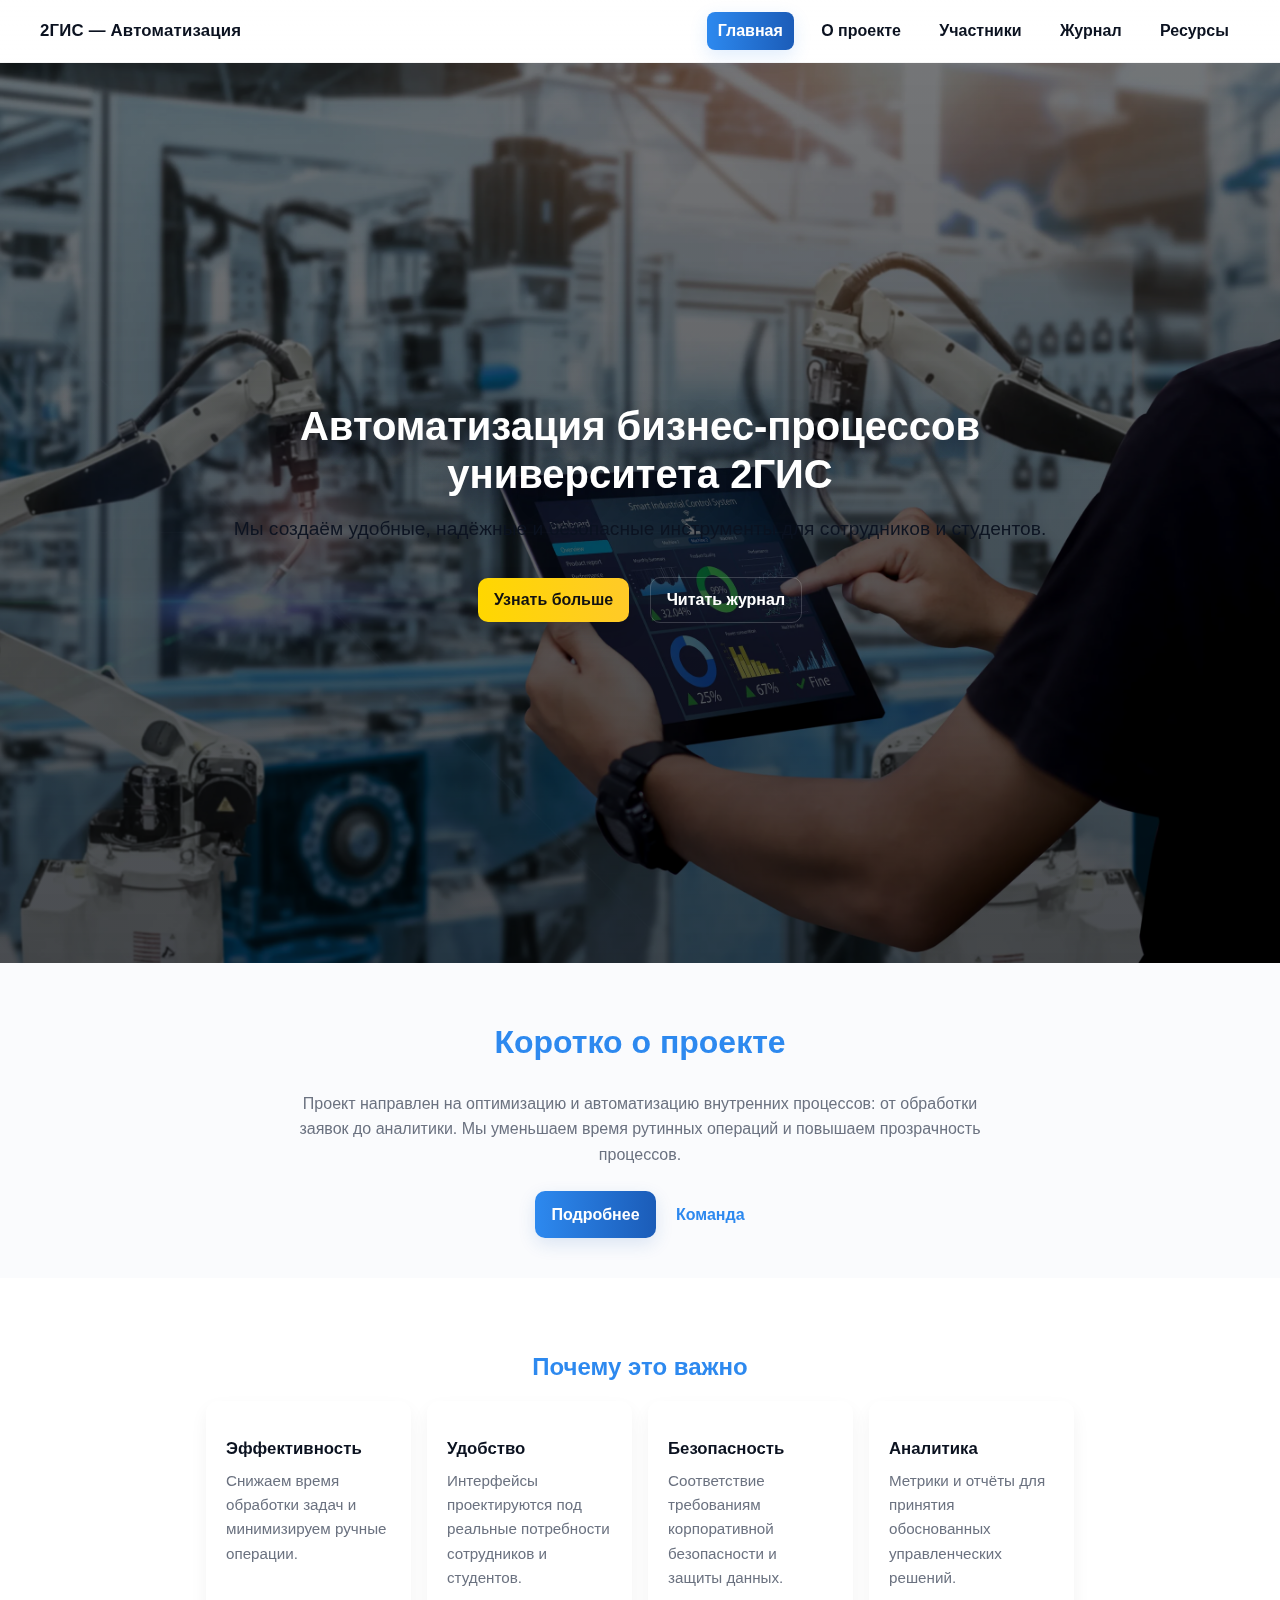
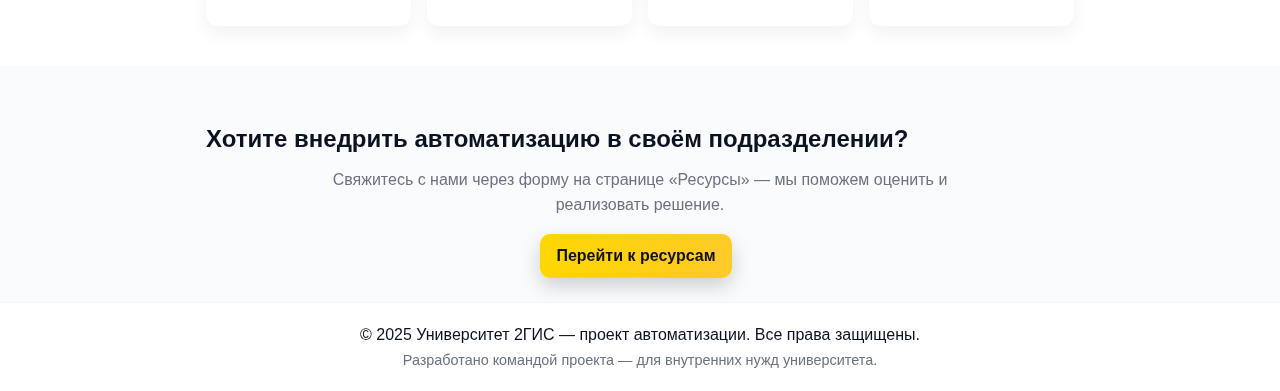
<file: index.html>
<!DOCTYPE html>
<html lang="ru">
<head>
  <meta charset="utf-8" />
  <meta name="viewport" content="width=device-width,initial-scale=1" />
  <meta name="description" content="Проект автоматизации внутренних бизнес-процессов университета 2ГИС" />
  <title>Университет 2ГИС — Главная</title>
  <link rel="stylesheet" href="style.css" />
</head>
<body>
  <!-- Ссылка пропуска (для клавиатурной навигации) -->
  <a class="skip-link" href="#main">Перейти к содержимому</a>

  <header class="site-header">
    <div class="container header-inner">
      <a class="logo" href="index.html" aria-label="Перейти на главную">2ГИС — Автоматизация</a>

      <!-- Кнопка для мобильного меню -->
      <button class="nav-toggle" aria-expanded="false" aria-controls="site-navigation" aria-label="Открыть меню">
        <span class="hamburger"></span>
      </button>

      <nav id="site-navigation" class="site-nav" role="navigation" aria-label="Основная навигация">
        <ul>
          <li><a href="index.html" class="active">Главная</a></li>
          <li><a href="about.html">О проекте</a></li>
          <li><a href="team.html">Участники</a></li>
          <li><a href="journal.html">Журнал</a></li>
          <li><a href="resources.html">Ресурсы</a></li>
        </ul>
      </nav>
    </div>
  </header>

  <main id="main" class="main" role="main">
    <!-- HERO -->
    <section class="hero" aria-label="Главный экран">
      <!-- фон через CSS; добавим декоративное img для улучшения доступности и fallback-а -->
      <img src="images/main.webp" alt="" aria-hidden="true" class="hero-decorative" />
      <div class="hero-overlay"></div>

      <div class="hero-content container">
        <h1 class="hero-title">Автоматизация бизнес-процессов<br>университета 2ГИС</h1>
        <p class="hero-subtitle">Мы создаём удобные, надёжные и безопасные инструменты для сотрудников и студентов.</p>
        <div class="hero-cta">
          <a class="btn primary" href="about.html">Узнать больше</a>
          <a class="btn ghost" href="journal.html">Читать журнал</a>
        </div>
      </div>
    </section>

    <!-- Тизер "Что это" -->
    <section class="intro container">
      <h2>Коротко о проекте</h2>
      <p class="lead">
        Проект направлен на оптимизацию и автоматизацию внутренних процессов: от обработки заявок до аналитики.
        Мы уменьшаем время рутинных операций и повышаем прозрачность процессов.
      </p>
      <p class="intro-actions">
        <a class="btn secondary" href="about.html">Подробнее</a>
        <a class="btn link" href="team.html">Команда</a>
      </p>
    </section>

    <!-- Преимущества -->
    <section class="features">
      <div class="container">
        <h2>Почему это важно</h2>
        <div class="cards">
          <article class="card" aria-labelledby="f1">
            <h3 id="f1">Эффективность</h3>
            <p>Снижаем время обработки задач и минимизируем ручные операции.</p>
          </article>

          <article class="card" aria-labelledby="f2">
            <h3 id="f2">Удобство</h3>
            <p>Интерфейсы проектируются под реальные потребности сотрудников и студентов.</p>
          </article>

          <article class="card" aria-labelledby="f3">
            <h3 id="f3">Безопасность</h3>
            <p>Соответствие требованиям корпоративной безопасности и защиты данных.</p>
          </article>

          <article class="card" aria-labelledby="f4">
            <h3 id="f4">Аналитика</h3>
            <p>Метрики и отчёты для принятия обоснованных управленческих решений.</p>
          </article>
        </div>
      </div>
    </section>

    <!-- CTA внизу -->
    <section class="cta container">
      <h2>Хотите внедрить автоматизацию в своём подразделении?</h2>
      <p class="lead">Свяжитесь с нами через форму на странице «Ресурсы» — мы поможем оценить и реализовать решение.</p>
      <a class="btn primary" href="resources.html">Перейти к ресурсам</a>
    </section>
  </main>

  <footer class="site-footer">
    <div class="container footer-inner">
      <p>© 2025 Университет 2ГИС — проект автоматизации. Все права защищены.</p>
      <p class="small">Разработано командой проекта — для внутренних нужд университета.</p>
    </div>
  </footer>

  <!-- Небольшой скрипт: переключение мобильного меню и плавный scroll для якорей -->
  <script>
    (function () {
      // nav toggle
      const btn = document.querySelector('.nav-toggle');
      const nav = document.getElementById('site-navigation');

      btn.addEventListener('click', () => {
        const expanded = btn.getAttribute('aria-expanded') === 'true' || false;
        btn.setAttribute('aria-expanded', String(!expanded));
        nav.classList.toggle('open');
      });

      // close nav on link click (mobile)
      nav.querySelectorAll('a').forEach(a => {
        a.addEventListener('click', () => {
          if (nav.classList.contains('open')) {
            nav.classList.remove('open');
            btn.setAttribute('aria-expanded', 'false');
          }
        });
      });

      // smooth scroll for same-page anchors
      document.querySelectorAll('a[href^="#"]').forEach(anchor => {
        anchor.addEventListener('click', function (e) {
          const targetId = this.getAttribute('href').slice(1);
          if (!targetId) return;
          const target = document.getElementById(targetId);
          if (target) {
            e.preventDefault();
            target.scrollIntoView({ behavior: 'smooth', block: 'start' });
          }
        });
      });
    })();
  </script>
</body>
</html>
</file>
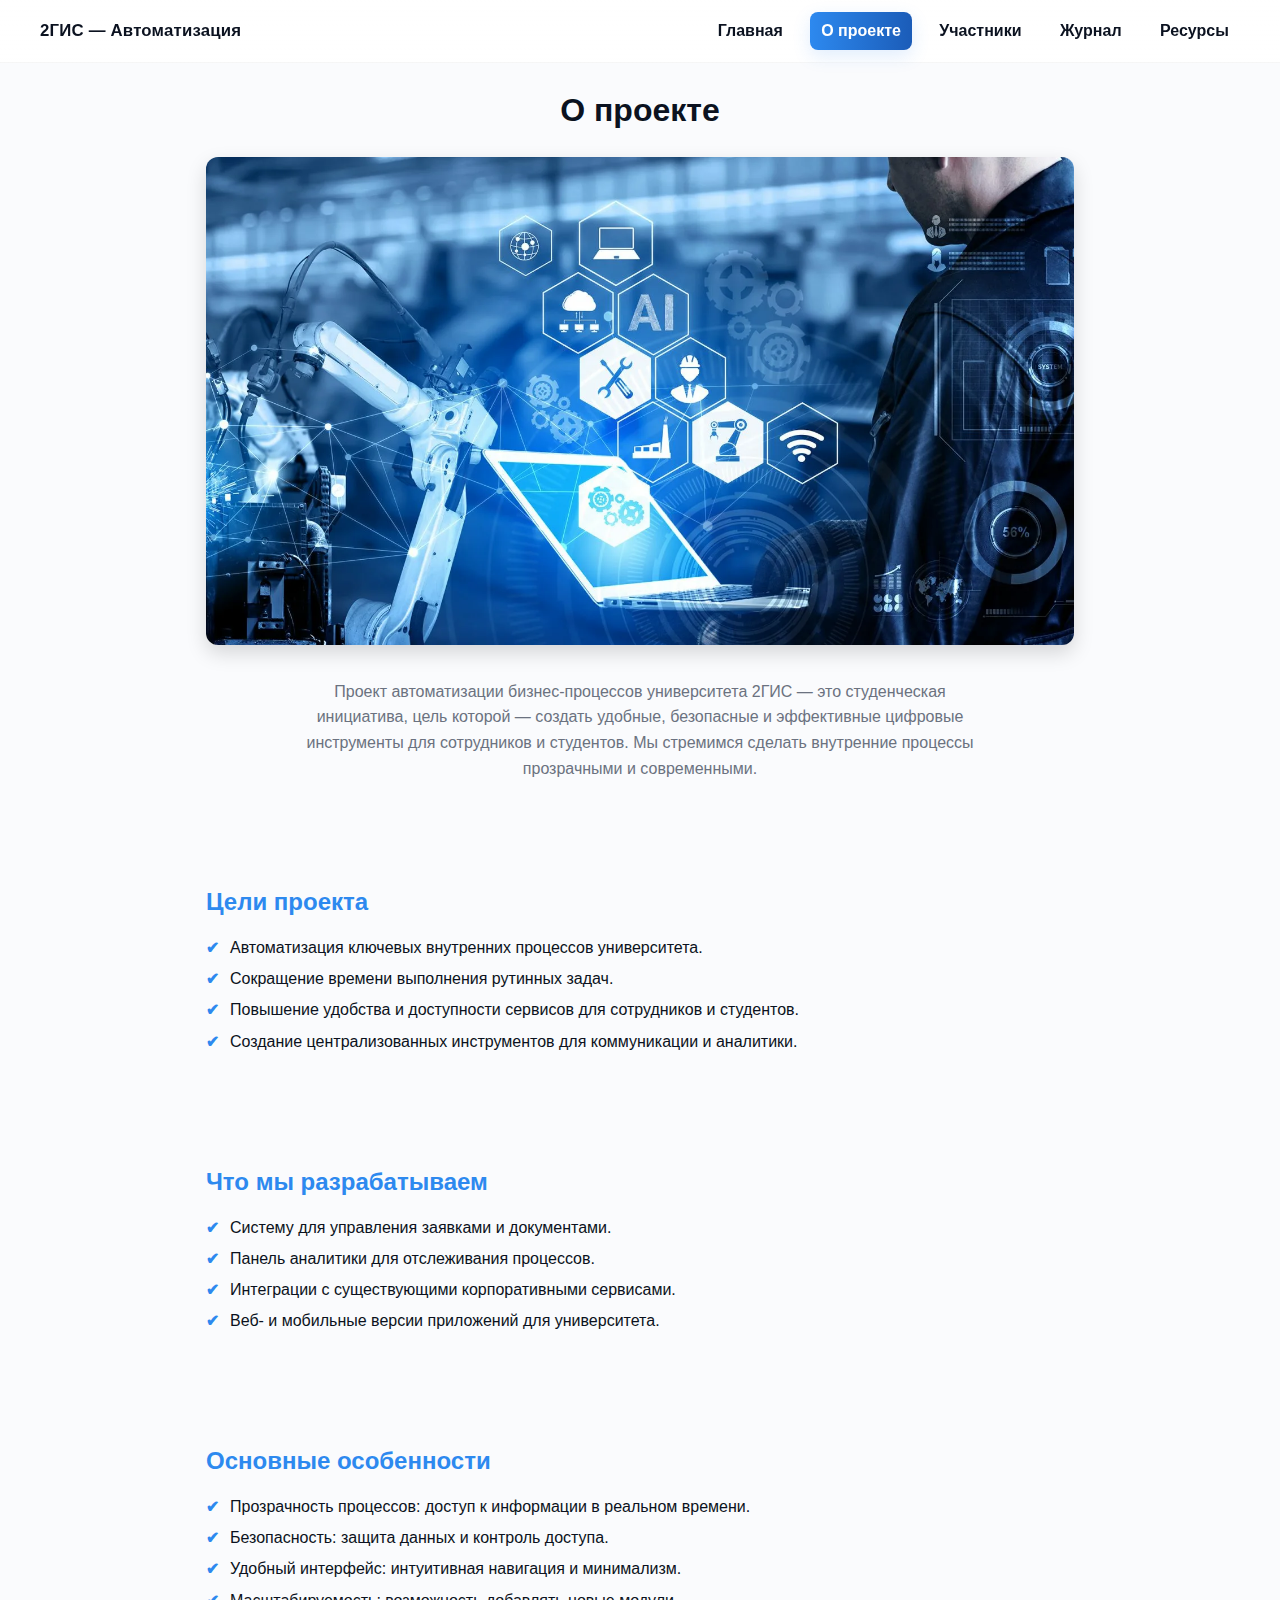
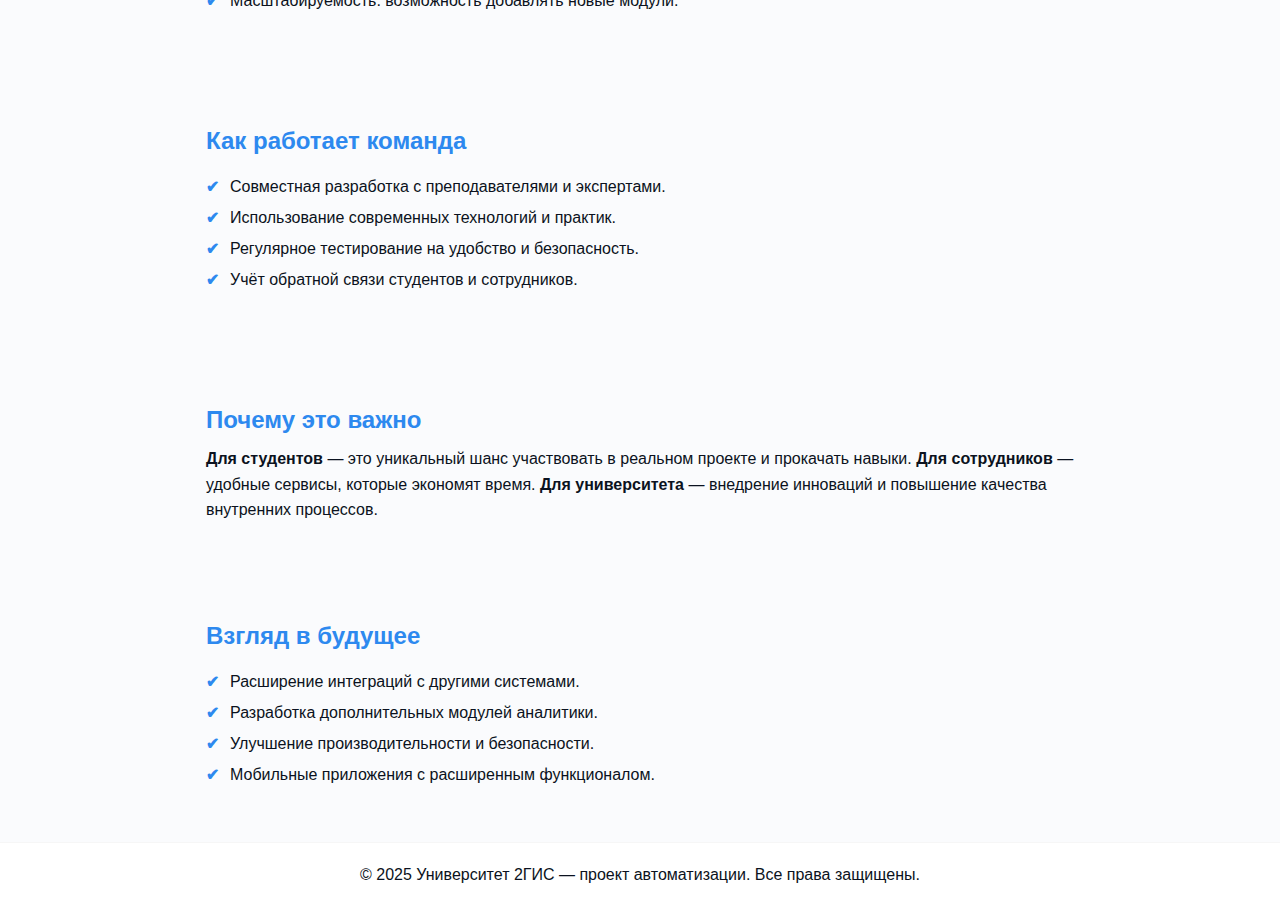
<file: about.html>
<!DOCTYPE html>
<html lang="ru">
<head>
  <meta charset="utf-8" />
  <meta name="viewport" content="width=device-width,initial-scale=1" />
  <meta name="description" content="О проекте автоматизации бизнес-процессов университета 2ГИС" />
  <title>О проекте — Университет 2ГИС</title>
  <link rel="stylesheet" href="style.css" />
</head>
<body>
  <a class="skip-link" href="#main">Перейти к содержимому</a>

  <header class="site-header">
    <div class="container header-inner">
      <a class="logo" href="index.html">2ГИС — Автоматизация</a>
      <button class="nav-toggle" aria-expanded="false" aria-controls="site-navigation" aria-label="Открыть меню">
        <span class="hamburger"></span>
      </button>
      <nav id="site-navigation" class="site-nav" role="navigation" aria-label="Основная навигация">
        <ul>
          <li><a href="index.html">Главная</a></li>
          <li><a href="about.html" class="active">О проекте</a></li>
          <li><a href="team.html">Участники</a></li>
          <li><a href="journal.html">Журнал</a></li>
          <li><a href="resources.html">Ресурсы</a></li>
        </ul>
      </nav>
    </div>
  </header>

  <main id="main" class="main" role="main">
    <section class="intro container">
      <h1>О проекте</h1>
      <img src="images/about.webp" alt="Визуализация проекта" class="about-photo">

      <p class="lead">
        Проект автоматизации бизнес-процессов университета 2ГИС — это студенческая инициатива, цель которой —
        создать удобные, безопасные и эффективные цифровые инструменты для сотрудников и студентов.  
        Мы стремимся сделать внутренние процессы прозрачными и современными.
      </p>
    </section>

    <section class="container">
      <h2>Цели проекта</h2>
      <ul class="styled-list">
        <li>Автоматизация ключевых внутренних процессов университета.</li>
        <li>Сокращение времени выполнения рутинных задач.</li>
        <li>Повышение удобства и доступности сервисов для сотрудников и студентов.</li>
        <li>Создание централизованных инструментов для коммуникации и аналитики.</li>
      </ul>
    </section>

    <section class="container">
      <h2>Что мы разрабатываем</h2>
      <ul class="styled-list">
        <li>Систему для управления заявками и документами.</li>
        <li>Панель аналитики для отслеживания процессов.</li>
        <li>Интеграции с существующими корпоративными сервисами.</li>
        <li>Веб- и мобильные версии приложений для университета.</li>
      </ul>
    </section>

    <section class="container">
      <h2>Основные особенности</h2>
      <ul class="styled-list">
        <li>Прозрачность процессов: доступ к информации в реальном времени.</li>
        <li>Безопасность: защита данных и контроль доступа.</li>
        <li>Удобный интерфейс: интуитивная навигация и минимализм.</li>
        <li>Масштабируемость: возможность добавлять новые модули.</li>
      </ul>
    </section>

    <section class="container">
      <h2>Как работает команда</h2>
      <ul class="styled-list">
        <li>Совместная разработка с преподавателями и экспертами.</li>
        <li>Использование современных технологий и практик.</li>
        <li>Регулярное тестирование на удобство и безопасность.</li>
        <li>Учёт обратной связи студентов и сотрудников.</li>
      </ul>
    </section>

    <section class="container">
      <h2>Почему это важно</h2>
      <p>
        <strong>Для студентов</strong> — это уникальный шанс участвовать в реальном проекте и прокачать навыки.  
        <strong>Для сотрудников</strong> — удобные сервисы, которые экономят время.  
        <strong>Для университета</strong> — внедрение инноваций и повышение качества внутренних процессов.
      </p>
    </section>

    <section class="container">
      <h2>Взгляд в будущее</h2>
      <ul class="styled-list">
        <li>Расширение интеграций с другими системами.</li>
        <li>Разработка дополнительных модулей аналитики.</li>
        <li>Улучшение производительности и безопасности.</li>
        <li>Мобильные приложения с расширенным функционалом.</li>
      </ul>
    </section>
  </main>

  <footer class="site-footer">
    <div class="container footer-inner">
      <p>© 2025 Университет 2ГИС — проект автоматизации. Все права защищены.</p>
    </div>
  </footer>

  <script>
    // тот же скрипт меню, что в index.html
    (function () {
      const btn = document.querySelector('.nav-toggle');
      const nav = document.getElementById('site-navigation');
      btn.addEventListener('click', () => {
        const expanded = btn.getAttribute('aria-expanded') === 'true' || false;
        btn.setAttribute('aria-expanded', String(!expanded));
        nav.classList.toggle('open');
      });
      nav.querySelectorAll('a').forEach(a => {
        a.addEventListener('click', () => {
          if (nav.classList.contains('open')) {
            nav.classList.remove('open');
            btn.setAttribute('aria-expanded', 'false');
          }
        });
      });
    })();
  </script>
</body>
</html>
</file>
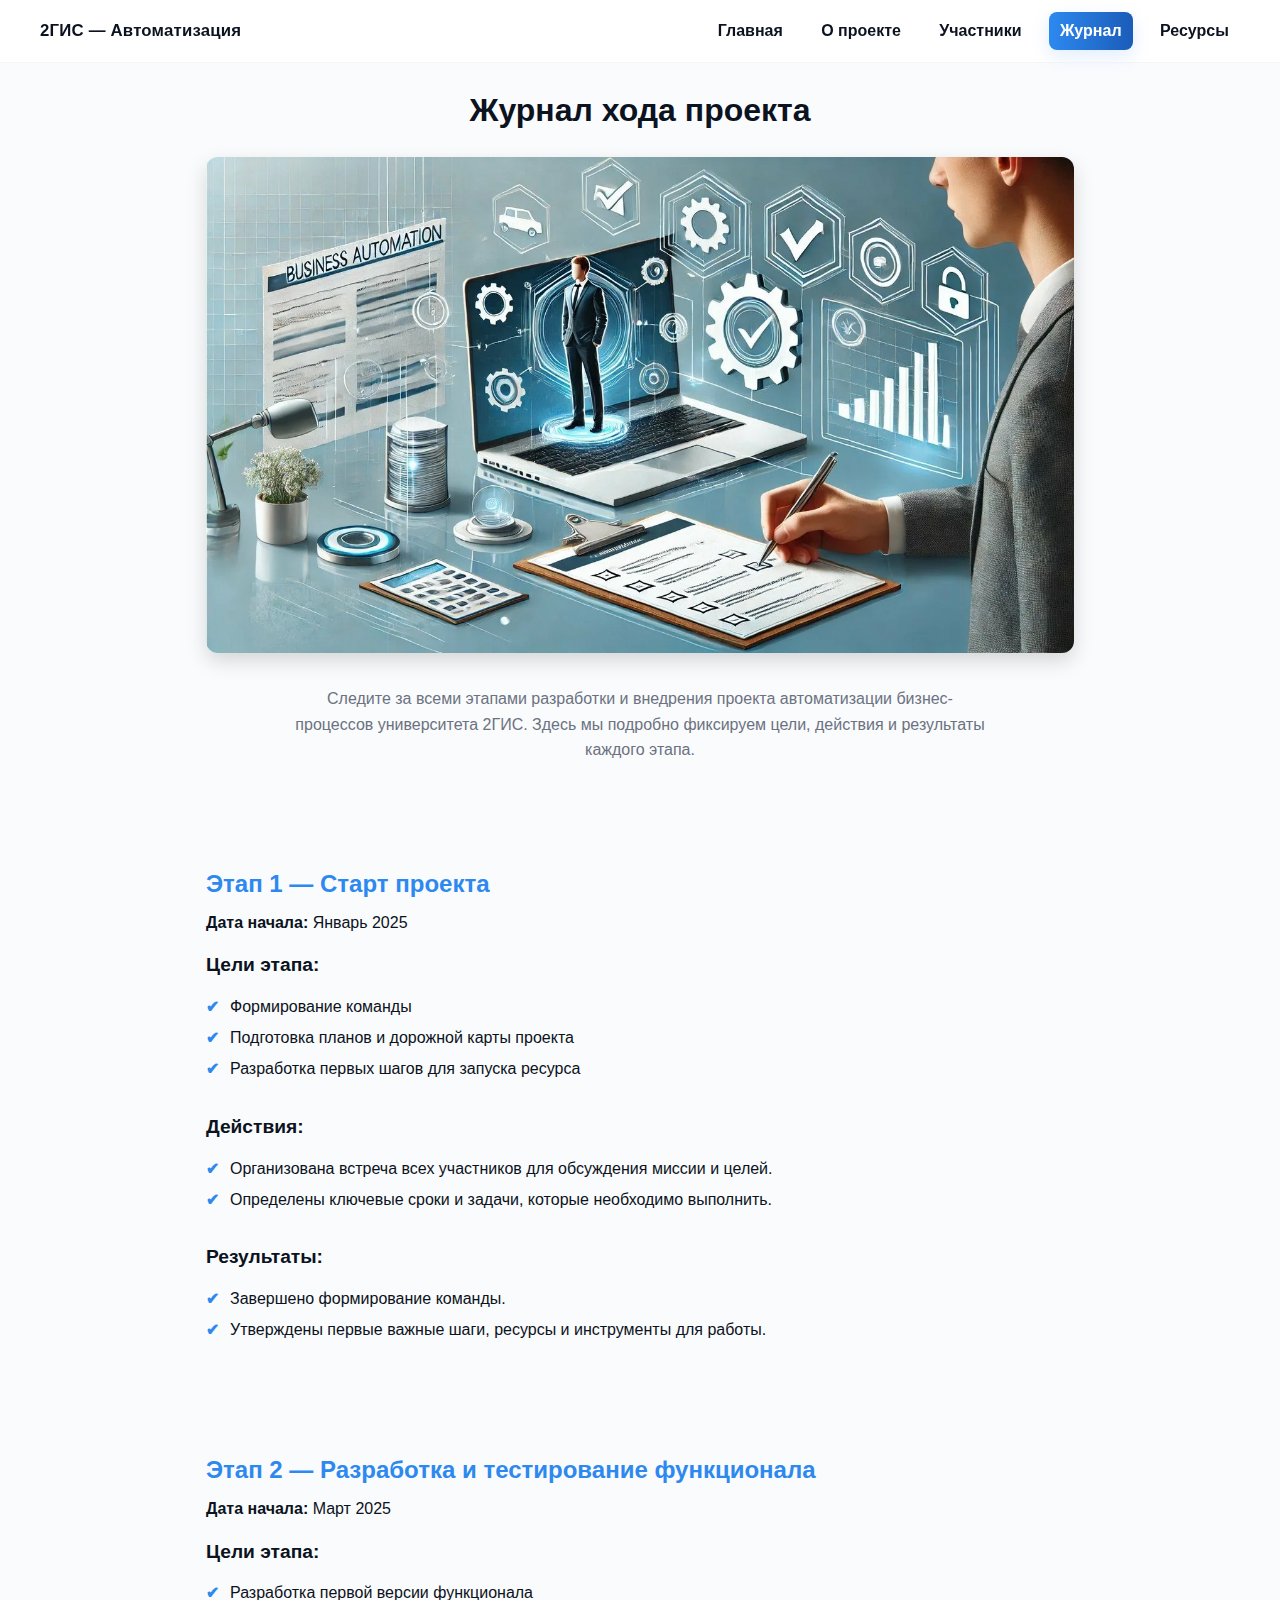
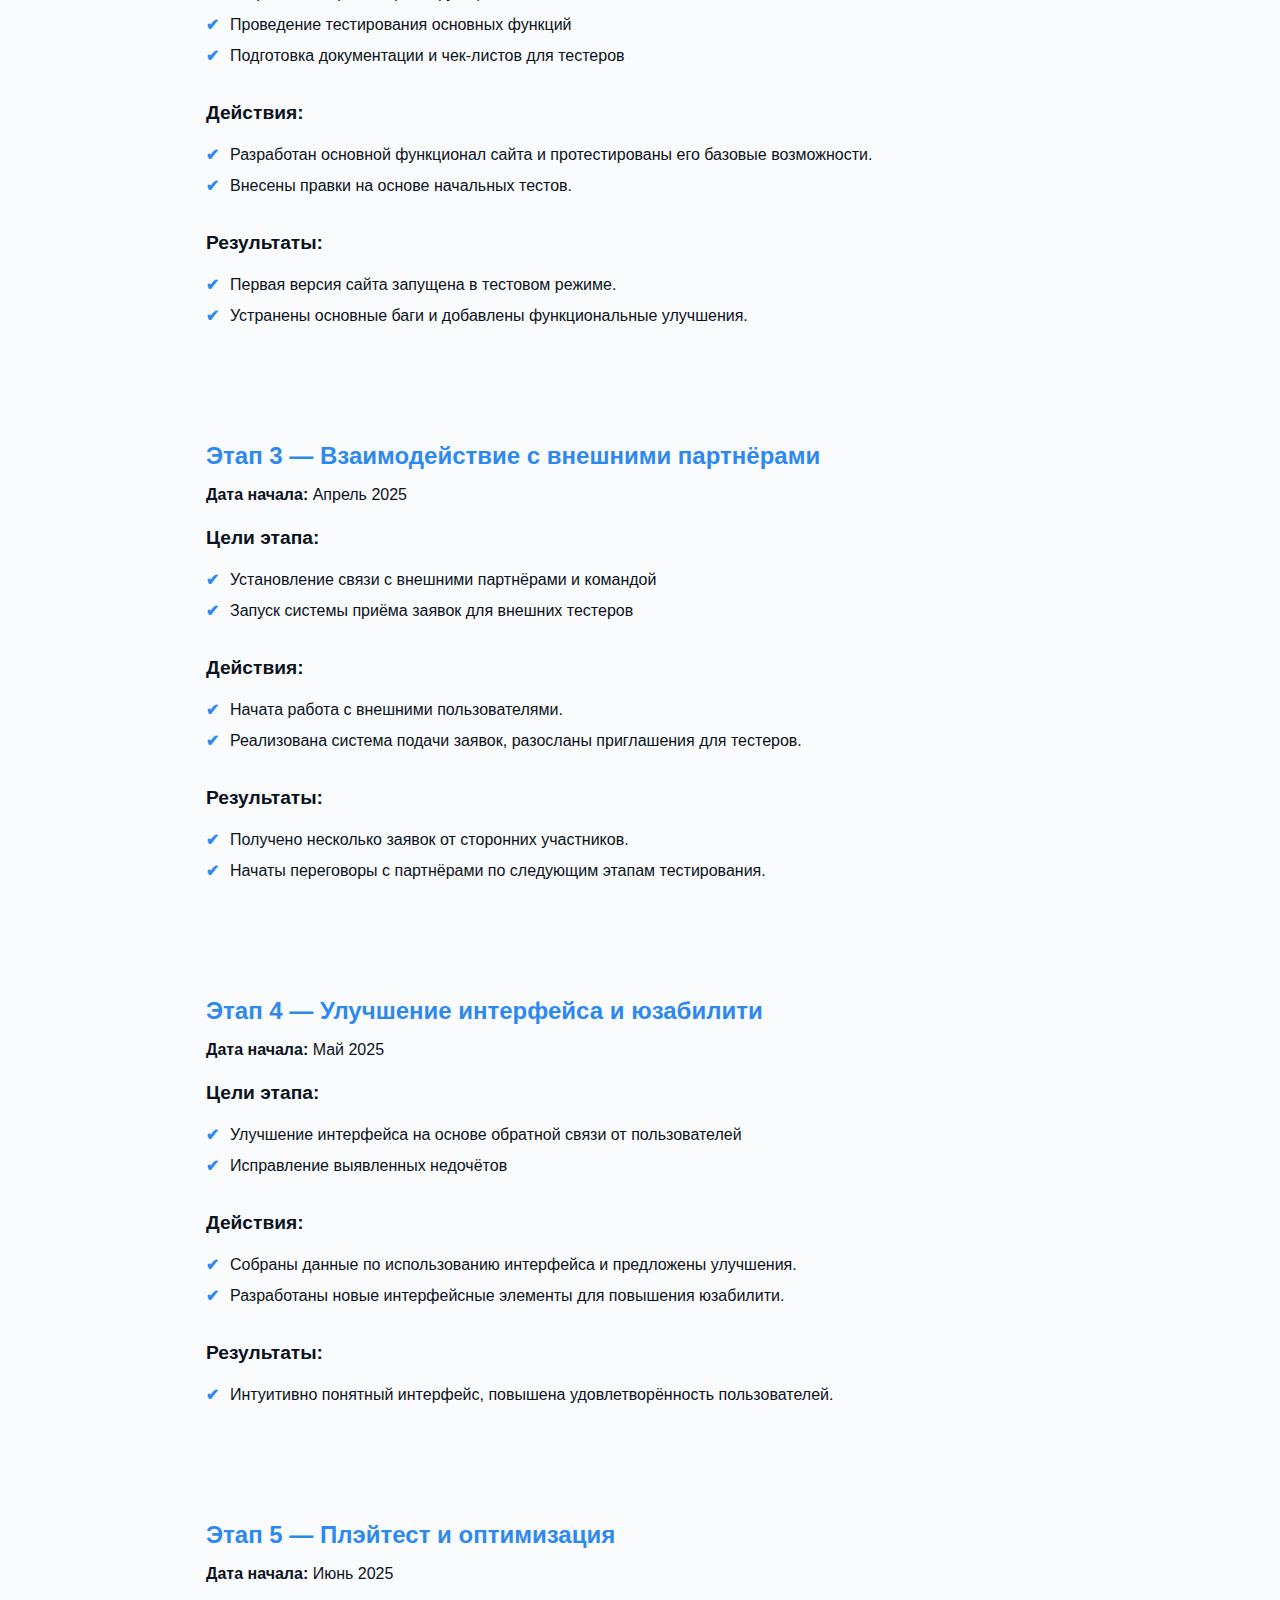
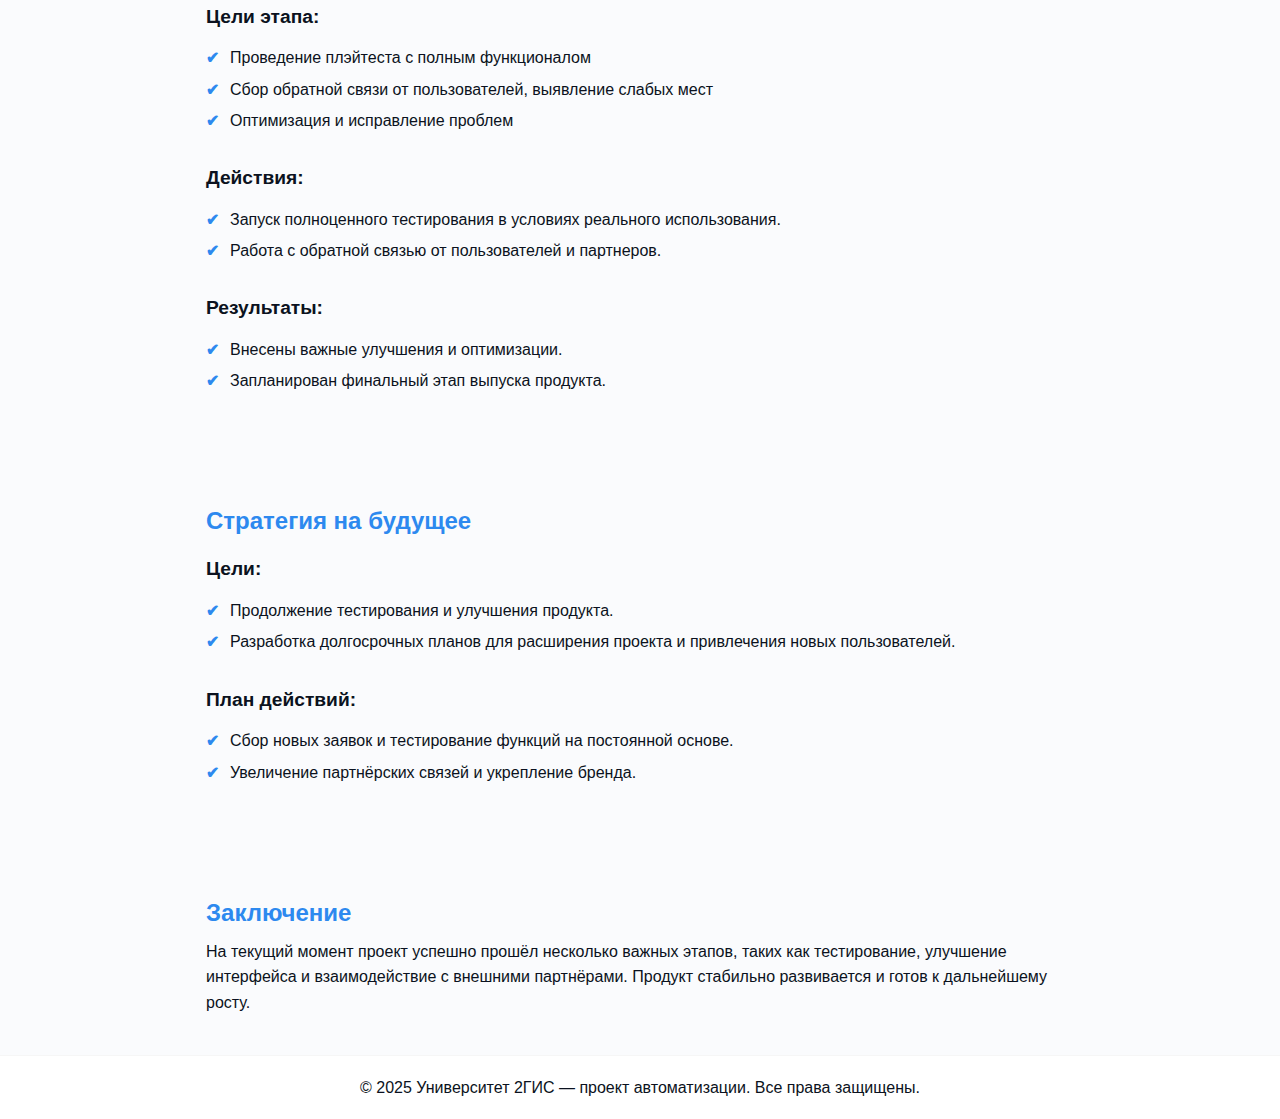
<file: journal.html>
<!DOCTYPE html>
<html lang="ru">
<head>
  <meta charset="UTF-8">
  <meta name="viewport" content="width=device-width, initial-scale=1.0">
  <meta name="description" content="Журнал хода проекта автоматизации бизнес-процессов университета 2ГИС">
  <title>Журнал хода проекта — Университет 2ГИС</title>
  <link rel="stylesheet" href="style.css">
</head>
<body>
  <a class="skip-link" href="#main">Перейти к содержимому</a>

  <header class="site-header">
    <div class="container header-inner">
      <a class="logo" href="index.html">2ГИС — Автоматизация</a>
      <button class="nav-toggle" aria-expanded="false" aria-controls="site-navigation" aria-label="Открыть меню">
        <span class="hamburger"></span>
      </button>
      <nav id="site-navigation" class="site-nav" role="navigation" aria-label="Основная навигация">
        <ul>
          <li><a href="index.html">Главная</a></li>
          <li><a href="about.html">О проекте</a></li>
          <li><a href="team.html">Участники</a></li>
          <li><a href="journal.html" class="active">Журнал</a></li>
          <li><a href="resources.html">Ресурсы</a></li>
        </ul>
      </nav>
    </div>
  </header>

  <main id="main" class="main" role="main">
    <section class="intro container">
      <h1>Журнал хода проекта</h1>
      <img src="images/journal.webp" alt="Журнал проекта" class="journal-photo">
      <p class="lead">
        Следите за всеми этапами разработки и внедрения проекта автоматизации бизнес-процессов университета 2ГИС. 
        Здесь мы подробно фиксируем цели, действия и результаты каждого этапа.
      </p>
    </section>

    <!-- Этапы проекта -->
    <section class="container">
      <h2>Этап 1 — Старт проекта</h2>
      <p><strong>Дата начала:</strong> Январь 2025</p>
      <h3>Цели этапа:</h3>
      <ul class="styled-list">
        <li>Формирование команды</li>
        <li>Подготовка планов и дорожной карты проекта</li>
        <li>Разработка первых шагов для запуска ресурса</li>
      </ul>
      <h3>Действия:</h3>
      <ul class="styled-list">
        <li>Организована встреча всех участников для обсуждения миссии и целей.</li>
        <li>Определены ключевые сроки и задачи, которые необходимо выполнить.</li>
      </ul>
      <h3>Результаты:</h3>
      <ul class="styled-list">
        <li>Завершено формирование команды.</li>
        <li>Утверждены первые важные шаги, ресурсы и инструменты для работы.</li>
      </ul>
    </section>

    <section class="container">
      <h2>Этап 2 — Разработка и тестирование функционала</h2>
      <p><strong>Дата начала:</strong> Март 2025</p>
      <h3>Цели этапа:</h3>
      <ul class="styled-list">
        <li>Разработка первой версии функционала</li>
        <li>Проведение тестирования основных функций</li>
        <li>Подготовка документации и чек-листов для тестеров</li>
      </ul>
      <h3>Действия:</h3>
      <ul class="styled-list">
        <li>Разработан основной функционал сайта и протестированы его базовые возможности.</li>
        <li>Внесены правки на основе начальных тестов.</li>
      </ul>
      <h3>Результаты:</h3>
      <ul class="styled-list">
        <li>Первая версия сайта запущена в тестовом режиме.</li>
        <li>Устранены основные баги и добавлены функциональные улучшения.</li>
      </ul>
    </section>

    <section class="container">
      <h2>Этап 3 — Взаимодействие с внешними партнёрами</h2>
      <p><strong>Дата начала:</strong> Апрель 2025</p>
      <h3>Цели этапа:</h3>
      <ul class="styled-list">
        <li>Установление связи с внешними партнёрами и командой</li>
        <li>Запуск системы приёма заявок для внешних тестеров</li>
      </ul>
      <h3>Действия:</h3>
      <ul class="styled-list">
        <li>Начата работа с внешними пользователями.</li>
        <li>Реализована система подачи заявок, разосланы приглашения для тестеров.</li>
      </ul>
      <h3>Результаты:</h3>
      <ul class="styled-list">
        <li>Получено несколько заявок от сторонних участников.</li>
        <li>Начаты переговоры с партнёрами по следующим этапам тестирования.</li>
      </ul>
    </section>

    <section class="container">
      <h2>Этап 4 — Улучшение интерфейса и юзабилити</h2>
      <p><strong>Дата начала:</strong> Май 2025</p>
      <h3>Цели этапа:</h3>
      <ul class="styled-list">
        <li>Улучшение интерфейса на основе обратной связи от пользователей</li>
        <li>Исправление выявленных недочётов</li>
      </ul>
      <h3>Действия:</h3>
      <ul class="styled-list">
        <li>Собраны данные по использованию интерфейса и предложены улучшения.</li>
        <li>Разработаны новые интерфейсные элементы для повышения юзабилити.</li>
      </ul>
      <h3>Результаты:</h3>
      <ul class="styled-list">
        <li>Интуитивно понятный интерфейс, повышена удовлетворённость пользователей.</li>
      </ul>
    </section>

    <section class="container">
      <h2>Этап 5 — Плэйтест и оптимизация</h2>
      <p><strong>Дата начала:</strong> Июнь 2025</p>
      <h3>Цели этапа:</h3>
      <ul class="styled-list">
        <li>Проведение плэйтеста с полным функционалом</li>
        <li>Сбор обратной связи от пользователей, выявление слабых мест</li>
        <li>Оптимизация и исправление проблем</li>
      </ul>
      <h3>Действия:</h3>
      <ul class="styled-list">
        <li>Запуск полноценного тестирования в условиях реального использования.</li>
        <li>Работа с обратной связью от пользователей и партнеров.</li>
      </ul>
      <h3>Результаты:</h3>
      <ul class="styled-list">
        <li>Внесены важные улучшения и оптимизации.</li>
        <li>Запланирован финальный этап выпуска продукта.</li>
      </ul>
    </section>

    <section class="container">
      <h2>Стратегия на будущее</h2>
      <h3>Цели:</h3>
      <ul class="styled-list">
        <li>Продолжение тестирования и улучшения продукта.</li>
        <li>Разработка долгосрочных планов для расширения проекта и привлечения новых пользователей.</li>
      </ul>
      <h3>План действий:</h3>
      <ul class="styled-list">
        <li>Сбор новых заявок и тестирование функций на постоянной основе.</li>
        <li>Увеличение партнёрских связей и укрепление бренда.</li>
      </ul>
    </section>

    <section class="container">
      <h2>Заключение</h2>
      <p>
        На текущий момент проект успешно прошёл несколько важных этапов, таких как тестирование, улучшение интерфейса и взаимодействие с внешними партнёрами. 
        Продукт стабильно развивается и готов к дальнейшему росту.
      </p>
    </section>

  </main>

  <footer class="site-footer">
    <div class="container footer-inner">
      <p>© 2025 Университет 2ГИС — проект автоматизации. Все права защищены.</p>
    </div>
  </footer>

  <script>
    // Скрипт мобильного меню
    (function () {
      const btn = document.querySelector('.nav-toggle');
      const nav = document.getElementById('site-navigation');
      btn.addEventListener('click', () => {
        const expanded = btn.getAttribute('aria-expanded') === 'true' || false;
        btn.setAttribute('aria-expanded', String(!expanded));
        nav.classList.toggle('open');
      });
      nav.querySelectorAll('a').forEach(a => {
        a.addEventListener('click', () => {
          if (nav.classList.contains('open')) {
            nav.classList.remove('open');
            btn.setAttribute('aria-expanded', 'false');
          }
        });
      });
    })();
  </script>
</body>
</html>
</file>
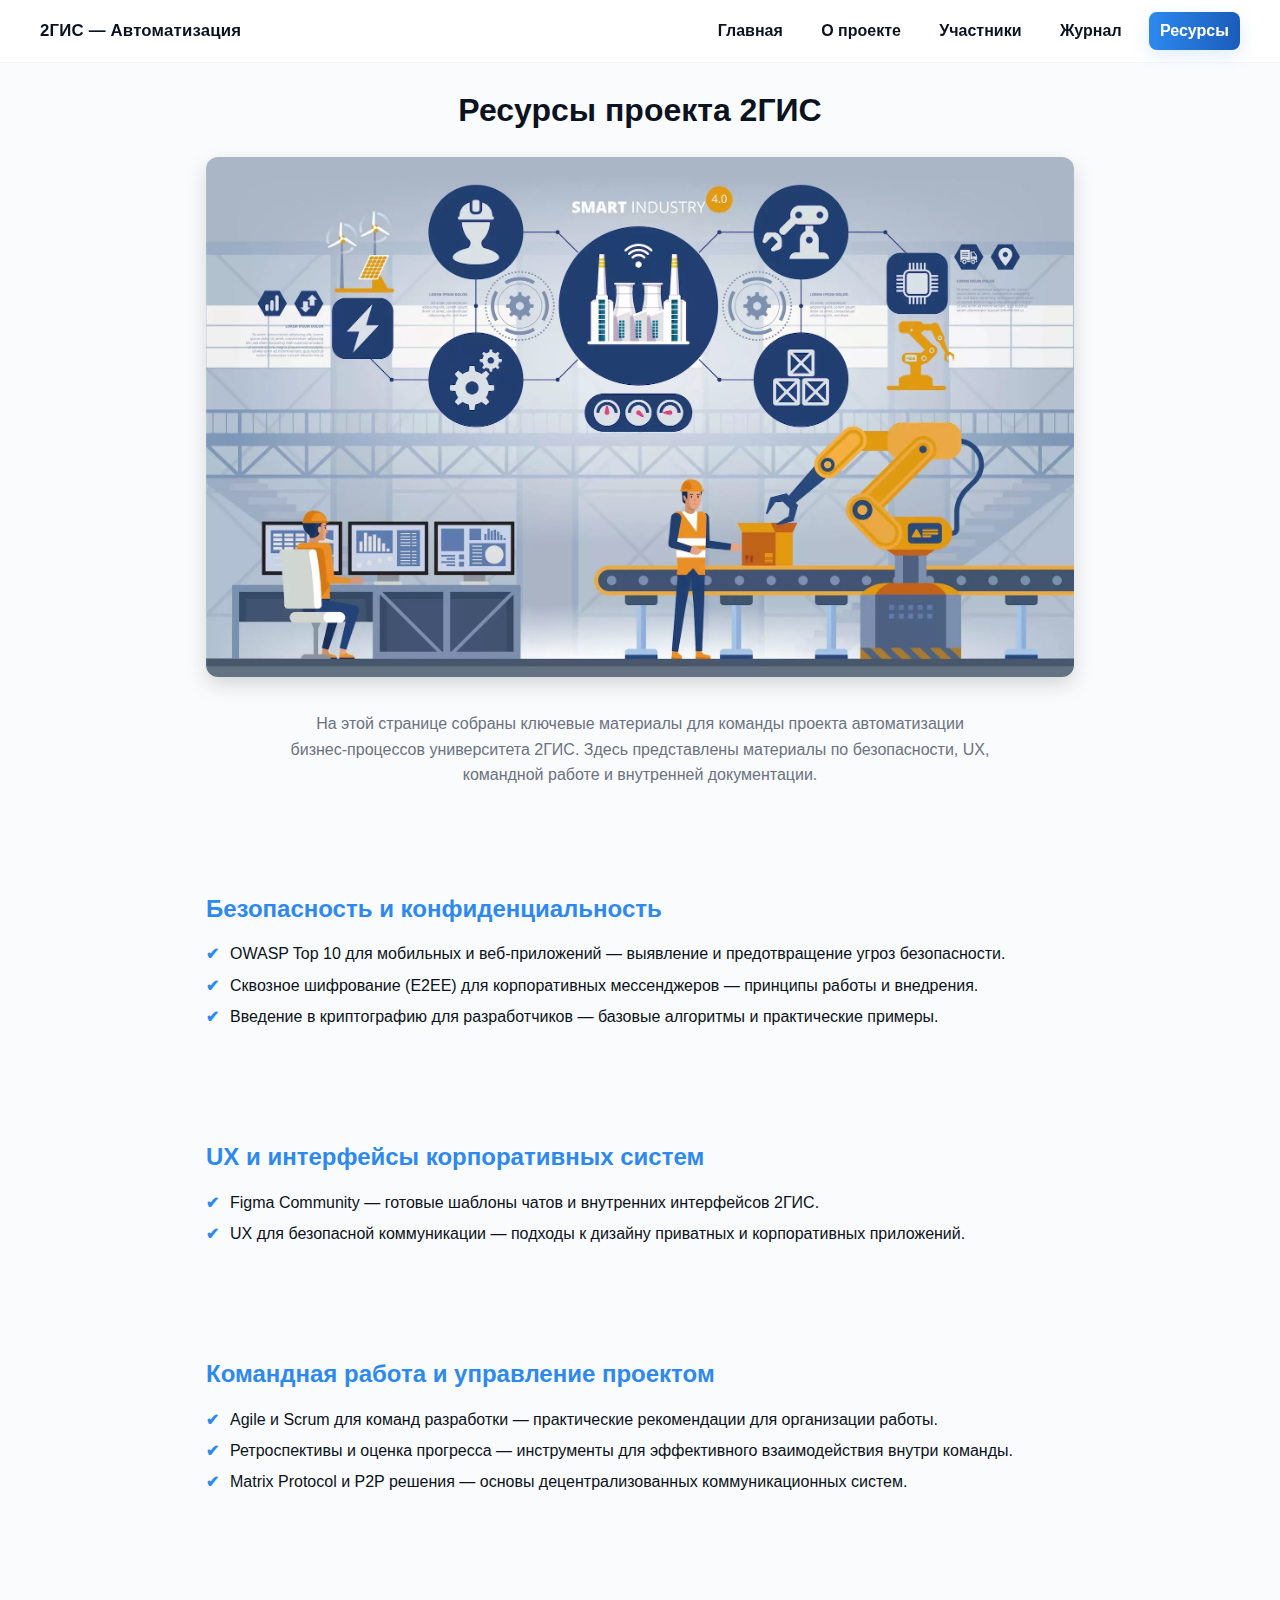
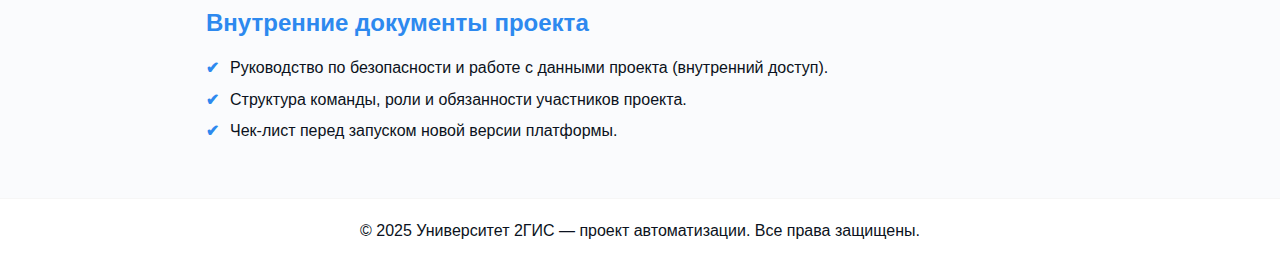
<file: resources.html>
<!DOCTYPE html>
<html lang="ru">
<head>
  <meta charset="UTF-8">
  <meta name="viewport" content="width=device-width, initial-scale=1.0">
  <meta name="description" content="Ресурсы для команды проекта автоматизации бизнес-процессов университета 2ГИС">
  <title>Ресурсы — Университет 2ГИС</title>
  <link rel="stylesheet" href="style.css">
</head>
<body>
  <a class="skip-link" href="#main">Перейти к содержимому</a>

  <header class="site-header">
    <div class="container header-inner">
      <a class="logo" href="index.html">2ГИС — Автоматизация</a>
      <button class="nav-toggle" aria-expanded="false" aria-controls="site-navigation" aria-label="Открыть меню">
        <span class="hamburger"></span>
      </button>
      <nav id="site-navigation" class="site-nav" role="navigation" aria-label="Основная навигация">
        <ul>
          <li><a href="index.html">Главная</a></li>
          <li><a href="about.html">О проекте</a></li>
          <li><a href="team.html">Участники</a></li>
          <li><a href="journal.html">Журнал</a></li>
          <li><a href="resources.html" class="active">Ресурсы</a></li>
        </ul>
      </nav>
    </div>
  </header>

  <main id="main" class="main" role="main">
    <section class="intro container">
      <h1>Ресурсы проекта 2ГИС</h1>
      <img src="images/resources.webp" alt="Ресурсы проекта" class="resources-photo">
      <p class="lead">
        На этой странице собраны ключевые материалы для команды проекта автоматизации бизнес-процессов университета 2ГИС. 
        Здесь представлены материалы по безопасности, UX, командной работе и внутренней документации.
      </p>
    </section>

    <section class="container">
      <h2>Безопасность и конфиденциальность</h2>
      <ul class="styled-list">
        <li>OWASP Top 10 для мобильных и веб-приложений — выявление и предотвращение угроз безопасности.</li>
        <li>Сквозное шифрование (E2EE) для корпоративных мессенджеров — принципы работы и внедрения.</li>
        <li>Введение в криптографию для разработчиков — базовые алгоритмы и практические примеры.</li>
      </ul>
    </section>

    <section class="container">
      <h2>UX и интерфейсы корпоративных систем</h2>
      <ul class="styled-list">
        <li>Figma Community — готовые шаблоны чатов и внутренних интерфейсов 2ГИС.</li>
        <li>UX для безопасной коммуникации — подходы к дизайну приватных и корпоративных приложений.</li>
      </ul>
    </section>

    <section class="container">
      <h2>Командная работа и управление проектом</h2>
      <ul class="styled-list">
        <li>Agile и Scrum для команд разработки — практические рекомендации для организации работы.</li>
        <li>Ретроспективы и оценка прогресса — инструменты для эффективного взаимодействия внутри команды.</li>
        <li>Matrix Protocol и P2P решения — основы децентрализованных коммуникационных систем.</li>
      </ul>
    </section>

    <section class="container">
      <h2>Внутренние документы проекта</h2>
      <ul class="styled-list">
        <li>Руководство по безопасности и работе с данными проекта (внутренний доступ).</li>
        <li>Структура команды, роли и обязанности участников проекта.</li>
        <li>Чек-лист перед запуском новой версии платформы.</li>
      </ul>
    </section>
  </main>

  <footer class="site-footer">
    <div class="container footer-inner">
      <p>© 2025 Университет 2ГИС — проект автоматизации. Все права защищены.</p>
    </div>
  </footer>

  <script>
    (function () {
      const btn = document.querySelector('.nav-toggle');
      const nav = document.getElementById('site-navigation');
      btn.addEventListener('click', () => {
        const expanded = btn.getAttribute('aria-expanded') === 'true' || false;
        btn.setAttribute('aria-expanded', String(!expanded));
        nav.classList.toggle('open');
      });
      nav.querySelectorAll('a').forEach(a => {
        a.addEventListener('click', () => {
          if (nav.classList.contains('open')) {
            nav.classList.remove('open');
            btn.setAttribute('aria-expanded', 'false');
          }
        });
      });
    })();
  </script>
</body>
</html>
</file>
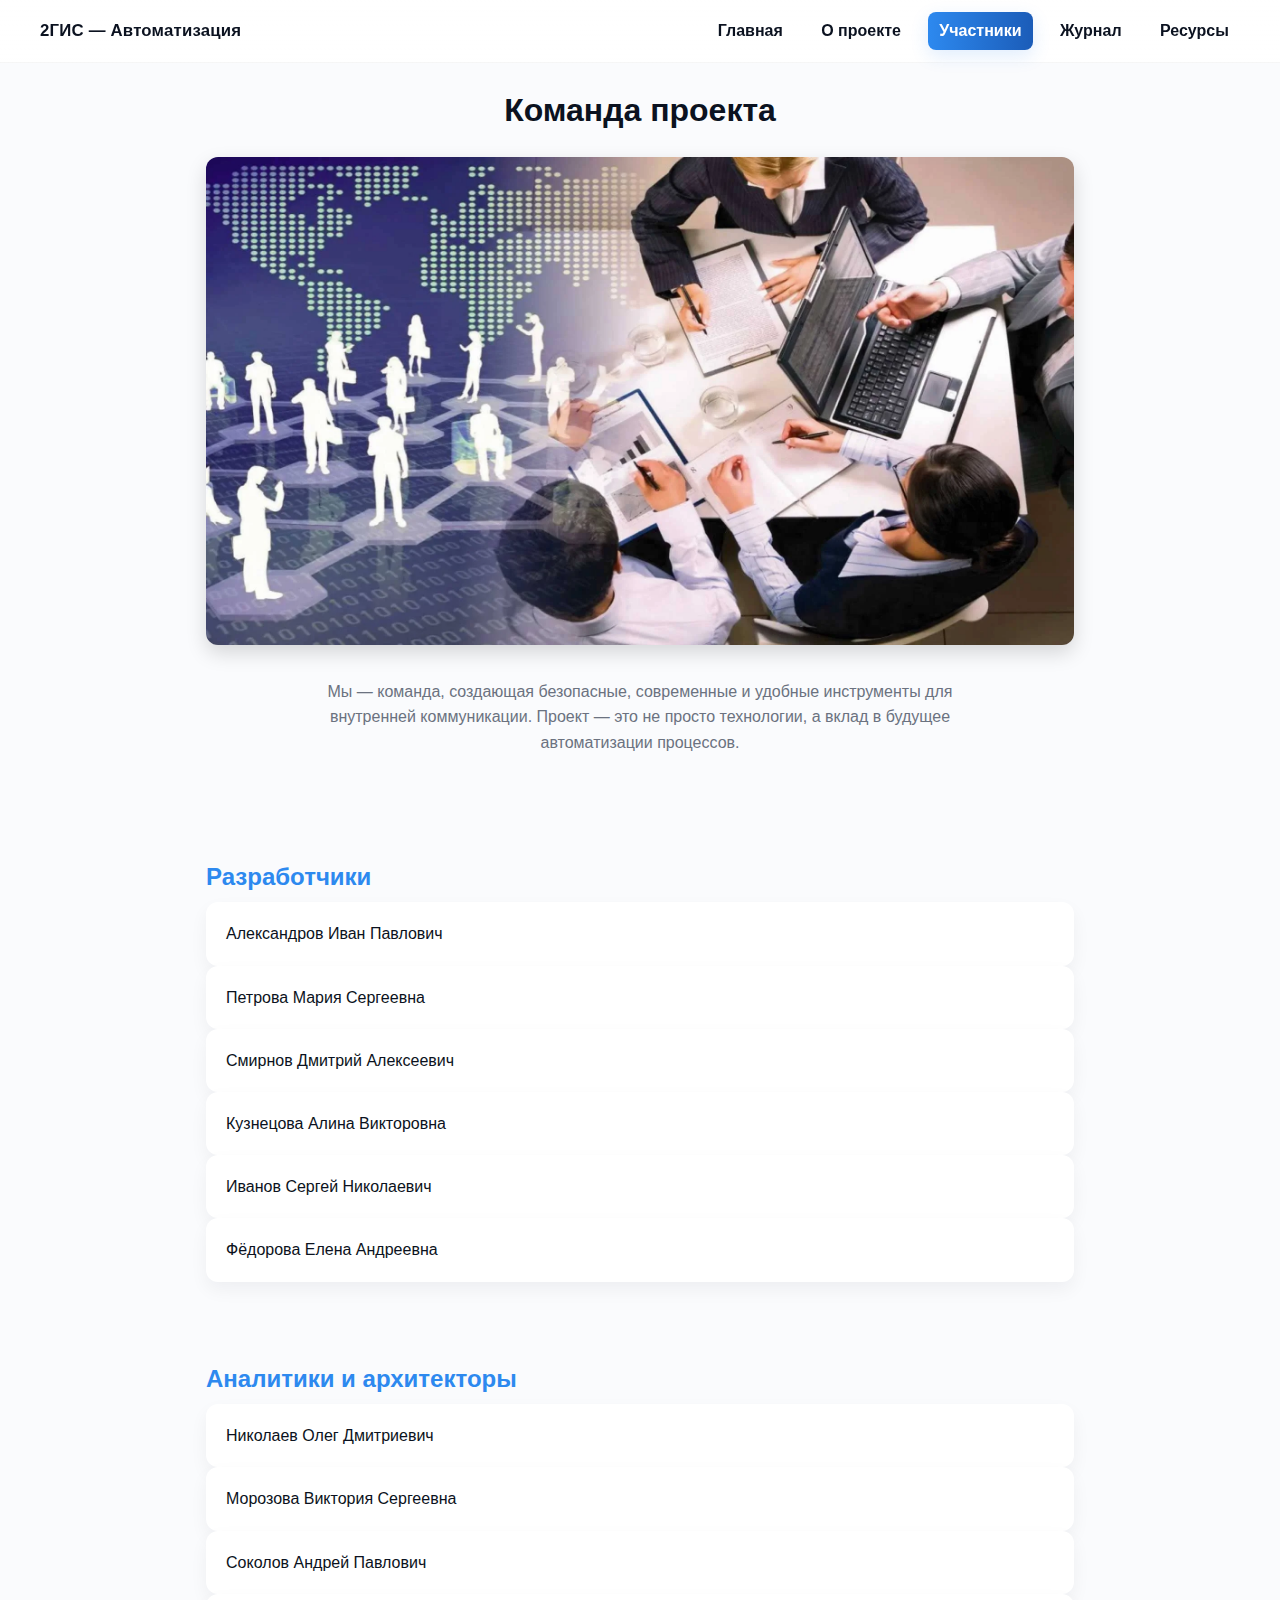
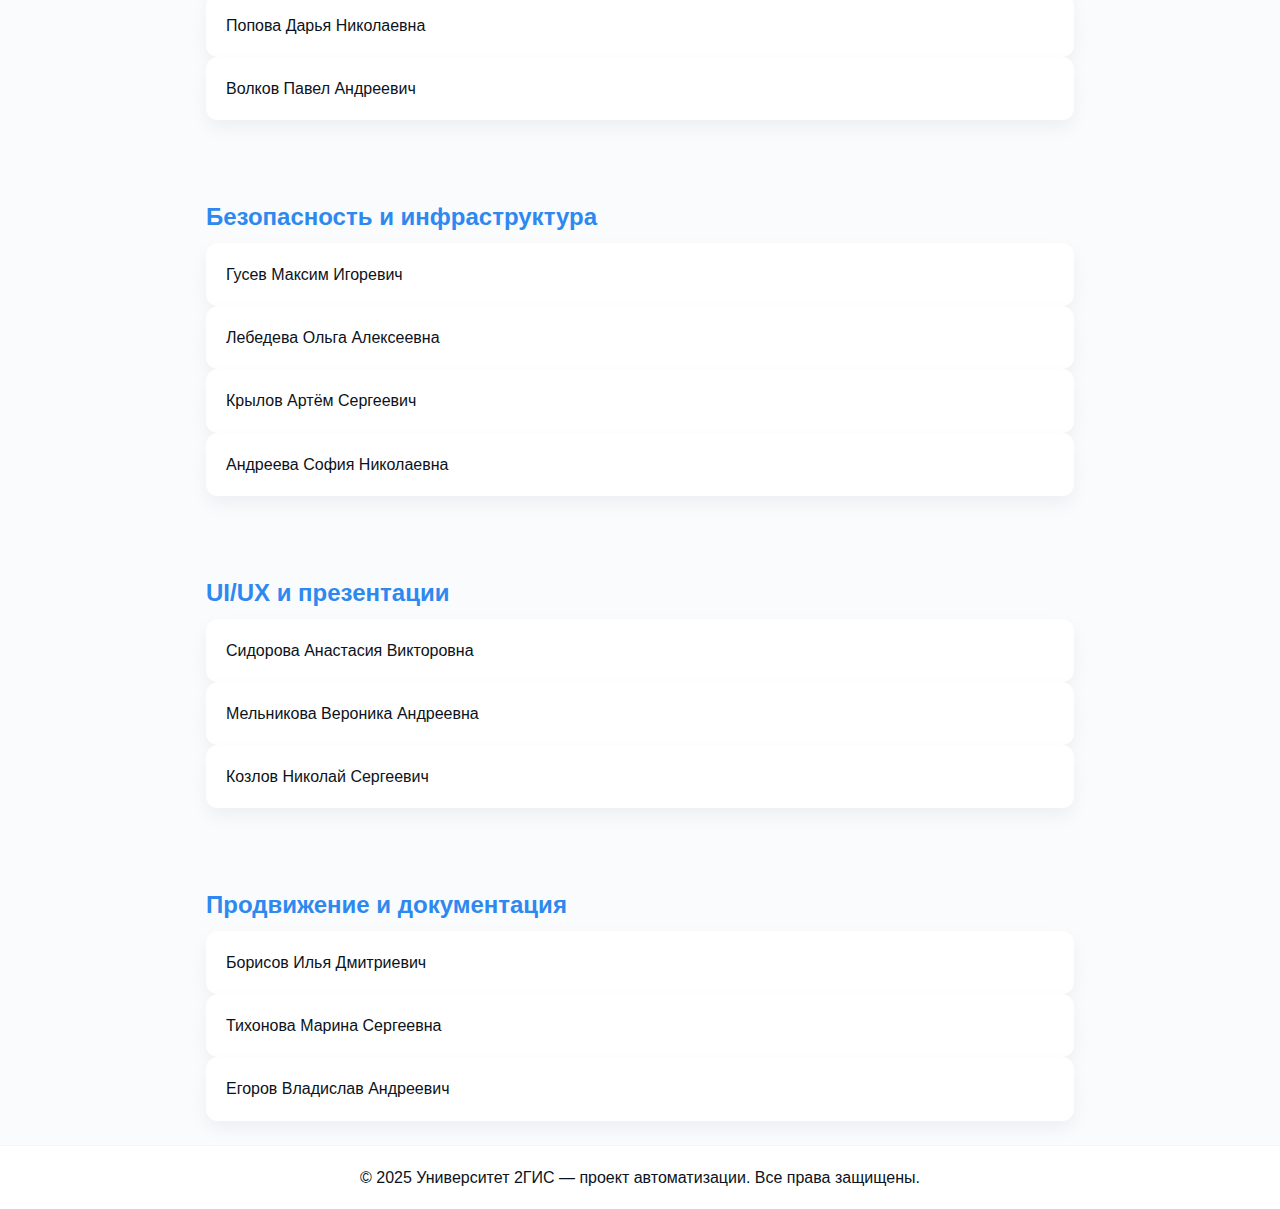
<file: team.html>
<!DOCTYPE html>
<html lang="ru">
<head>
  <meta charset="utf-8" />
  <meta name="viewport" content="width=device-width,initial-scale=1" />
  <meta name="description" content="Команда проекта автоматизации бизнес-процессов университета 2ГИС" />
  <title>Команда — Университет 2ГИС</title>
  <link rel="stylesheet" href="style.css" />
</head>
<body>
  <a class="skip-link" href="#main">Перейти к содержимому</a>

  <header class="site-header">
    <div class="container header-inner">
      <a class="logo" href="index.html">2ГИС — Автоматизация</a>
      <button class="nav-toggle" aria-expanded="false" aria-controls="site-navigation" aria-label="Открыть меню">
        <span class="hamburger"></span>
      </button>
      <nav id="site-navigation" class="site-nav" role="navigation" aria-label="Основная навигация">
        <ul>
          <li><a href="index.html">Главная</a></li>
          <li><a href="about.html">О проекте</a></li>
          <li><a href="team.html" class="active">Участники</a></li>
          <li><a href="journal.html">Журнал</a></li>
          <li><a href="resources.html">Ресурсы</a></li>
        </ul>
      </nav>
    </div>
  </header>

  <main id="main" class="main" role="main">
    <section class="intro container">
      <h1>Команда проекта</h1>

      <img src="images/team.webp" alt="Команда проекта" class="team-photo">

      <p class="lead">
        Мы — команда, создающая безопасные, современные и удобные инструменты для внутренней коммуникации.  
        Проект — это не просто технологии, а вклад в будущее автоматизации процессов.
      </p>
    </section>

    <!-- Секция карточек команды -->
    <section class="container">
  <h2>Разработчики</h2>
  <div class="team-cards">
    <div class="card">Александров Иван Павлович</div>
    <div class="card">Петрова Мария Сергеевна</div>
    <div class="card">Смирнов Дмитрий Алексеевич</div>
    <div class="card">Кузнецова Алина Викторовна</div>
    <div class="card">Иванов Сергей Николаевич</div>
    <div class="card">Фёдорова Елена Андреевна</div>
  </div>
</section>

<section class="container">
  <h2>Аналитики и архитекторы</h2>
  <div class="team-cards">
    <div class="card">Николаев Олег Дмитриевич</div>
    <div class="card">Морозова Виктория Сергеевна</div>
    <div class="card">Соколов Андрей Павлович</div>
    <div class="card">Попова Дарья Николаевна</div>
    <div class="card">Волков Павел Андреевич</div>
  </div>
</section>

<section class="container">
  <h2>Безопасность и инфраструктура</h2>
  <div class="team-cards">
    <div class="card">Гусев Максим Игоревич</div>
    <div class="card">Лебедева Ольга Алексеевна</div>
    <div class="card">Крылов Артём Сергеевич</div>
    <div class="card">Андреева София Николаевна</div>
  </div>
</section>

<section class="container">
  <h2>UI/UX и презентации</h2>
  <div class="team-cards">
    <div class="card">Сидорова Анастасия Викторовна</div>
    <div class="card">Мельникова Вероника Андреевна</div>
    <div class="card">Козлов Николай Сергеевич</div>
  </div>
</section>

<section class="container">
  <h2>Продвижение и документация</h2>
  <div class="team-cards">
    <div class="card">Борисов Илья Дмитриевич</div>
    <div class="card">Тихонова Марина Сергеевна</div>
    <div class="card">Егоров Владислав Андреевич</div>
  </div>
</section>
  </main>

  <footer class="site-footer">
    <div class="container footer-inner">
      <p>© 2025 Университет 2ГИС — проект автоматизации. Все права защищены.</p>
    </div>
  </footer>

  <script>
    // Скрипт мобильного меню
    (function () {
      const btn = document.querySelector('.nav-toggle');
      const nav = document.getElementById('site-navigation');
      btn.addEventListener('click', () => {
        const expanded = btn.getAttribute('aria-expanded') === 'true' || false;
        btn.setAttribute('aria-expanded', String(!expanded));
        nav.classList.toggle('open');
      });
      nav.querySelectorAll('a').forEach(a => {
        a.addEventListener('click', () => {
          if (nav.classList.contains('open')) {
            nav.classList.remove('open');
            btn.setAttribute('aria-expanded', 'false');
          }
        });
      });
    })();
  </script>
</body>
</html>
</file>
<file: style.css>
/* ---------------------------
   style.css — глобальные стили
   Поместите рядом с index.html
   --------------------------- */

/* Базовый reset */
:root{
  --bg:#0f1724;
  --accent:#2d89ef;
  --accent-2:#1b5cb8;
  --yellow:#ffd700;
  --muted:#6b7280;
  --card:#ffffff;
  --max-width:1200px;
  --radius:12px;
  --container-padding:1.25rem;
  --content-gap:2rem;
  --text-dark:#0b1220;
}

*{box-sizing:border-box;margin:0;padding:0}
html,body{height:100%}
body{
  font-family: Inter, "Segoe UI", Roboto, "Helvetica Neue", Arial, sans-serif;
  color:var(--text-dark);
  background: #fafbfd;
  -webkit-font-smoothing:antialiased;
  -moz-osx-font-smoothing:grayscale;
  line-height:1.45;
  font-size:16px;
}

/* контейнер */
.container{
  width:100%;
  max-width:var(--max-width);
  margin:0 auto;
  padding:0 1rem;
}

/* Ссылка-пропуск для клавиатуры */
.skip-link{
  position: absolute;
  left:-9999px;
  top:auto;
  width:1px;height:1px;
  overflow:hidden;
}
.skip-link:focus{
  left:1rem;top:1rem;width:auto;height:auto;padding:.5rem .75rem;background:#000;color:#fff;border-radius:6px;z-index:9999;
}

/* Header */
.site-header{
  position:sticky;
  top:0;left:0;right:0;
  z-index:50;
  background:linear-gradient(180deg, rgba(255,255,255,0.9), rgba(255,255,255,0.85));
  backdrop-filter: blur(6px);
  border-bottom:1px solid rgba(15,23,36,0.04);
}
.header-inner{
  display:flex;
  align-items:center;
  gap:1rem;
  padding:.75rem 0;
}

/* Логотип / название */
.logo{
  font-weight:700;
  color:var(--text-dark);
  text-decoration:none;
  font-size:1.05rem;
  letter-spacing:.2px;
}

/* Навигация — справа */
.site-nav{
  margin-left:auto; /* сдвигает навигацию вправо */
}
.site-nav ul{
  display:flex;
  gap:1rem;
  list-style:none;
  align-items:center;
}
.site-nav a{
  display:inline-block;
  padding:.45rem .7rem;
  text-decoration:none;
  color:var(--text-dark);
  border-radius:8px;
  font-weight:600;
  transition:all .18s ease;
}
.site-nav a:hover,
.site-nav a:focus{
  background:rgba(45,137,239,0.08);
  color:var(--accent);
  outline:none;
}
.site-nav a.active{
  background:linear-gradient(90deg,var(--accent),var(--accent-2));
  color:#fff;
  box-shadow:0 6px 18px rgba(45,137,239,0.15);
}

/* Мобильная кнопка меню (по умолчанию скрыта на десктопе) */
.nav-toggle{
  display:none;
  background:transparent;
  border:0;
  cursor:pointer;
  margin-left:0.5rem;
}
.nav-toggle .hamburger{
  width:22px;height:2px;background:#111;display:block;position:relative;border-radius:2px;
}
.nav-toggle .hamburger::before,
.nav-toggle .hamburger::after{
  content:"";position:absolute;left:0;width:22px;height:2px;background:#111;border-radius:2px;
}
.nav-toggle .hamburger::before{top:-6px}
.nav-toggle .hamburger::after{top:6px}

/* MAIN / HERO */
.hero{
  position:relative;
  height:80vh; /* чуть меньше экрана */
  min-height:460px;
  display:flex;
  align-items:center;
  justify-content:center;
  overflow:hidden;
}

/* декоративное изображение (fallback + скрыто от скринридеров) */
.hero-decorative{
  position:absolute;
  inset:0; /* top:0; right:0; bottom:0; left:0; */
  width:100%;
  height:100%;
  object-fit:cover;
  pointer-events:none;
  user-select:none;
  filter:contrast(1.02) saturate(0.98);
}

/* затемнение поверх картинки для читаемости */
.hero-overlay{
  position:absolute;
  inset:0;
  background:linear-gradient(180deg, rgba(7,12,20,0.25) 0%, rgba(7,12,20,0.55) 100%);
  mix-blend-mode:multiply;
}

/* содержимое героя */
.hero-content{
  position:relative;
  z-index:2;
  text-align:center;
  color:white;
  padding:1rem;
}
.hero-title{
  font-size:clamp(1.6rem,4vw,2.8rem);
  line-height:1.05;
  margin-bottom:.6rem;
  text-shadow:0 8px 24px rgba(2,6,23,0.6);
  font-weight:700;
}
.hero-subtitle{
  font-size:1.05rem;
  margin-bottom:1rem;
  opacity:0.95;
}

/* CTA */
.btn{
  display:inline-block;
  padding:.65rem 1rem;
  border-radius:10px;
  text-decoration:none;
  font-weight:600;
  margin-right:.5rem;
  transition:transform .14s ease, box-shadow .14s ease, opacity .14s ease;
}
.btn:focus{outline:3px solid rgba(45,137,239,0.18);outline-offset:3px}

.btn.primary{
  background: linear-gradient(90deg,var(--yellow),#ffca28);
  color:#111;
  box-shadow: 0 8px 20px rgba(0,0,0,0.18);
}
.btn.primary:hover{transform:translateY(-3px)}

.btn.secondary{
  background:linear-gradient(90deg,var(--accent),var(--accent-2));
  color:#fff;
  box-shadow:0 6px 18px rgba(27,92,184,0.14);
}
.btn.secondary:hover{transform:translateY(-3px)}

.btn.ghost{
  background:transparent;
  color:#fff;
  border:1px solid rgba(255,255,255,0.18);
}
.btn.link{
  background:transparent;
  color:var(--accent);
  border:0;
  padding:0;
  font-weight:600;
}

/* Intro */
.intro{
  padding:3.25rem 0 2.5rem;
  text-align:center;
}
.intro h2{font-size:1.6rem;color:var(--accent);margin-bottom:.5rem}
.lead{color:var(--muted);max-width:70ch;margin:0.6rem auto 1rem}

/* Features */
.features{background:#fff;padding:2.5rem 0}
.features .container{padding:0 1rem}
.features h2{text-align:center;margin-bottom:1rem;font-size:1.5rem;color:var(--accent)}

.cards{
  display:grid;
  grid-template-columns:repeat(4,1fr);
  gap:1rem;
  margin-top:1rem;
}
.card{
  background:#fff;
  border-radius:12px;
  padding:1.25rem;
  box-shadow:0 8px 18px rgba(15,23,36,0.05);
  transition:transform .16s ease, box-shadow .16s ease;
}
.card:hover{transform:translateY(-6px);box-shadow:0 18px 36px rgba(15,23,36,0.08)}
.card h3{margin-bottom:.5rem;font-size:1.05rem;color:var(--text-dark)}
.card p{color:var(--muted);font-size:.95rem}

/* CTA section */
.cta{
  padding:2.5rem 0 4rem;
  text-align:center;
}
.cta h2{margin-bottom:.5rem;color:var(--text-dark)}
.cta .lead{margin-bottom:1rem;color:var(--muted)}

/* Footer */
.site-footer{
  border-top:1px solid rgba(15,23,36,0.04);
  background:#fff;
  padding:1.25rem 0;
}
.footer-inner{display:flex;flex-direction:column;align-items:center;gap:.25rem}
.footer-inner .small{color:var(--muted);font-size:.9rem}

/* Responsive */
@media (max-width:1024px){
  .cards{grid-template-columns:repeat(2,1fr)}
  .hero{height:70vh}
}

@media (max-width:720px){
  .header-inner{padding:.6rem 0}
  .site-nav{position:fixed;top:0;right:0;height:100vh;width:260px;background:linear-gradient(180deg,#fff,#f7fbff);box-shadow:-10px 0 30px rgba(9,30,63,0.06);transform:translateX(110%);transition:transform .28s ease;padding-top:4rem}
  .site-nav.open{transform:translateX(0)}
  .site-nav ul{flex-direction:column;padding:0 1rem;gap:0.25rem}
  .site-nav a{display:block;padding:.85rem 1rem;border-radius:10px}
  .nav-toggle{display:block}
  .hero{height:62vh;min-height:420px}
  .cards{grid-template-columns:1fr}
  .hero-title{font-size:1.6rem}
  .hero-subtitle{font-size:.98rem}
  .container{padding:0 .75rem}
}

/* print */
@media print{
  .site-nav, .nav-toggle, .hero-overlay, .hero-decora
}

  /* Списки для about.html */
.styled-list {
  list-style: none;
  padding-left: 0;
  margin: 1rem 0 2rem;
}

.styled-list li {
  position: relative;
  padding-left: 2rem;
  margin-bottom: 0.8rem;
  font-size: 1rem;
  color: var(--text-dark);
}

/* Добавим "галочку" перед каждым пунктом */
.styled-list li::before {
  content: "✔"; /* Можно заменить на • или любое символ */
  position: absolute;
  left: 0;
  color: var(--accent);
  font-weight: bold;
}

/* Заголовки секций */
main h2 {
  font-size: 1.8rem;
  margin-top: 2rem;
  margin-bottom: 1rem;
  color: var(--accent);
  text-align: left;
}

/* Абзацы */
main p {
  font-size: 1rem;
  line-height: 1.6;
  color: var(--text-dark);
  margin-bottom: 1rem;
}

/* Контейнер для внутренних секций */
main .container {
  max-width: 900px;
  margin: 0 auto;
  padding: 1.5rem 1rem;
}

/* Подзаголовки внутри списка (если захотим) */
.styled-list h3 {
  margin-bottom: 0.5rem;
  color: var(--accent-2);
}

.about-photo {
  display: block;
  max-width: 100%;
  height: auto;
  border-radius: 12px;
  margin: 1.5rem auto; /* отступ сверху и снизу, по центру */
  box-shadow: 0 8px 20px rgba(0,0,0,0.15);
  transition: transform 0.3s ease;
}

.about-photo:hover {
  transform: scale(1.02);
}

/* Фото команды */
.team-photo {
  display: block;
  max-width: 100%;
  height: auto;
  border-radius: 12px;
  margin: 1.5rem auto;
  box-shadow: 0 8px 20px rgba(0,0,0,0.15);
  transition: transform 0.3s ease;
}

.team-photo:hover {
  transform: scale(1.02);
}

/* Фото журнала */
.journal-photo {
  display: block;
  max-width: 100%;
  height: auto;
  border-radius: 12px;
  margin: 1.5rem auto;
  box-shadow: 0 8px 20px rgba(0,0,0,0.15);
  transition: transform 0.3s ease;
}

.journal-photo:hover {
  transform: scale(1.02);
}

/* Этапы проекта */
main h2 {
  font-size: 1.6rem;
  color: var(--accent);
  margin-top: 2rem;
  margin-bottom: 0.5rem;
}

main h3 {
  font-size: 1.2rem;
  margin-top: 1rem;
  margin-bottom: 0.3rem;
}

main ul.styled-list li {
  margin-bottom: 0.5rem;
  padding-left: 1.5rem;
  position: relative;
}

main ul.styled-list li::before {
  content: "✔";
  position: absolute;
  left: 0;
  color: var(--accent);
  font-weight: bold;
}

/* Фото ресурсов */
.resources-photo {
  display: block;
  max-width: 100%;
  height: auto;
  border-radius: 12px;
  margin: 1.5rem auto;
  box-shadow: 0 8px 20px rgba(0,0,0,0.15);
  transition: transform 0.3s ease;
}

.resources-photo:hover {
  transform: scale(1.02);
}

/* Списки ресурсов */
main h2 {
  font-size: 1.5rem;
  color: var(--accent);
  margin-top: 2rem;
  margin-bottom: 0.5rem;
}

main ul.styled-list li {
  margin-bottom: 0.5rem;
  padding-left: 1.5rem;
  position: relative;
}

main ul.styled-list li::before {
  content: "✔";
  position: absolute;
  left: 0;
  color: var(--accent);
  font-weight: bold;
}

/* Секция Hero */
.hero {
  position: relative;
  width: 100%;
  height: 100vh; /* Полная высота экрана */
  display: flex;
  justify-content: center; /* Горизонтальное центрирование */
  align-items: center;     /* Вертикальное центрирование */
  overflow: hidden;
}

.hero-decorative {
  position: absolute;
  top: 0;
  left: 0;
  width: 100%;
  height: 100%;
  object-fit: cover; /* Фоновое масштабирование изображения */
  z-index: 1;
}

.hero-overlay {
  position: absolute;
  top: 0;
  left: 0;
  width: 100%;
  height: 100%;
  background-color: rgba(0,0,0,0.4); /* Полупрозрачный тёмный слой */
  z-index: 2;
}

.hero-content {
  position: relative;
  z-index: 3;
  text-align: center;
  color: #fff;
  padding: 0 1rem;
}

.hero-title {
  font-size: 2.5rem;
  line-height: 1.2;
  margin-bottom: 1rem;
}

.hero-subtitle {
  font-size: 1.2rem;
  margin-bottom: 2rem;
}

.hero-cta .btn {
  margin: 0 0.5rem;
}

/* Адаптив */
@media (max-width: 768px) {
  .hero-title {
    font-size: 2rem;
  }
  .hero-subtitle {
    font-size: 1rem;
  }
  .hero-cta {
    display: flex;
    flex-direction: column;
    gap: 1rem;
  }
}

/* Центрирование блока "Коротко о проекте" */
.intro {
  text-align: center;         /* Горизонтальное центрирование текста */
  display: flex;
  flex-direction: column;     /* Заголовок, текст и кнопки вертикально */
  align-items: center;        /* Центрирование элементов по горизонтали */
  justify-content: center;    /* Вертикальное центрирование (по желанию) */
  padding: 2rem 1rem;
}

.intro h2 {
  font-size: 2rem;
  margin-bottom: 1rem;
}

.intro .lead {
  max-width: 700px; /* Чтобы текст не растягивался слишком широко */
  line-height: 1.6;
  margin-bottom: 1.5rem;
}

.intro-actions a {
  margin: 0 0.5rem;
}
</file>
